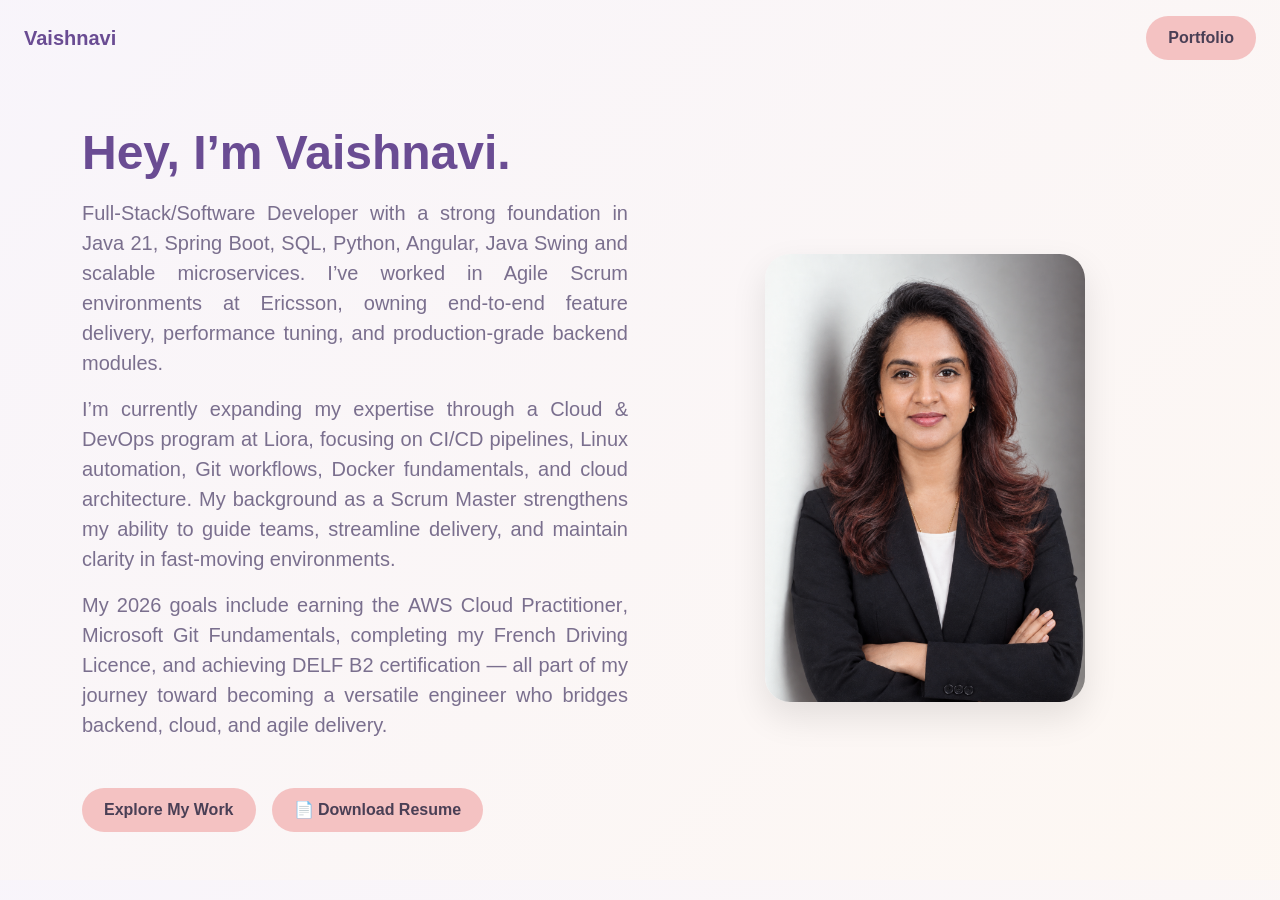
<file: index.html>
<!DOCTYPE html>
<html lang="en">
<head>
    <meta charset="UTF-8">
    <meta name="viewport" content="width=device-width, initial-scale=1.0">
    <title>Vaishnavi | Full-Stack/Software Developer</title>

    <link href="https://cdn.jsdelivr.net/npm/bootstrap@5.3.3/dist/css/bootstrap.min.css" rel="stylesheet">
    <link rel="stylesheet" href="style.css">
</head>

<body class="premium-bg">

    <!-- Background Carousel -->
    <div id="bgCarousel" class="carousel slide carousel-fade bg-carousel" data-bs-ride="carousel">
        <div class="carousel-inner">
            <div class="carousel-item active bg1"></div>
            <div class="carousel-item bg2"></div>
            <div class="carousel-item bg3"></div>
        </div>
    </div>

    <!-- NAVBAR -->
    <nav class="navbar navbar-light bg-transparent px-4 py-3 fade-in">
        <a class="navbar-brand fw-bold premium-title" href="#">Vaishnavi</a>
        <div class="ms-auto">
            <a href="portfolio.html" class="btn premium-btn">Portfolio</a>
        </div>
    </nav>

    <!-- HERO -->
   <section class="container py-5 fade-in-delayed">
    <div class="row align-items-center">

        <div class="col-md-6">
            <h1 class="display-5 fw-bold premium-title">Hey, I’m Vaishnavi.</h1>
            <p class="lead premium-text mt-3 justify-text">
                Full-Stack/Software Developer with a strong foundation in <strong>Java 21, Spring Boot, SQL, Python,
                Angular, Java Swing</strong> and scalable microservices. I’ve worked in Agile Scrum environments at Ericsson, owning 
                end‑to‑end feature delivery, performance tuning, and production‑grade backend modules.
            </p>

            <p class="lead premium-text mt-3 justify-text">
                I’m currently expanding my expertise through a <strong>Cloud & DevOps program at Liora</strong>, 
                focusing on CI/CD pipelines, Linux automation, Git workflows, Docker fundamentals, and cloud 
                architecture. My background as a <strong>Scrum Master</strong> strengthens my ability to guide 
                teams, streamline delivery, and maintain clarity in fast‑moving environments.
            </p>

            <p class="lead premium-text mt-3 justify-text">
                My 2026 goals include earning the <strong>AWS Cloud Practitioner</strong>, 
                <strong>Microsoft Git Fundamentals</strong>, completing my <strong>French Driving Licence</strong>, 
                and achieving <strong>DELF B2</strong> certification — all part of my journey toward becoming a 
                versatile engineer who bridges backend, cloud, and agile delivery.
            </p>

        <div class="d-flex gap-3 mt-5">
            <a href="portfolio.html" class="btn premium-btn">Explore My Work</a>
            <a href="assets/Vaishnavi_A_Software Development Engineer.pdf" class="btn premium-btn" download>
            📄 Download Resume
            </a>
        </div>


        </div>

        <div class="col-md-6 text-center">
            <img src="assets/MyPhoto.png" class="hero-photo-premium" alt="Vaishnavi">
        </div>

    </div>
</section>

    <script src="https://cdn.jsdelivr.net/npm/bootstrap@5.3.3/dist/js/bootstrap.bundle.min.js"></script>
</body>
</html>
</file>
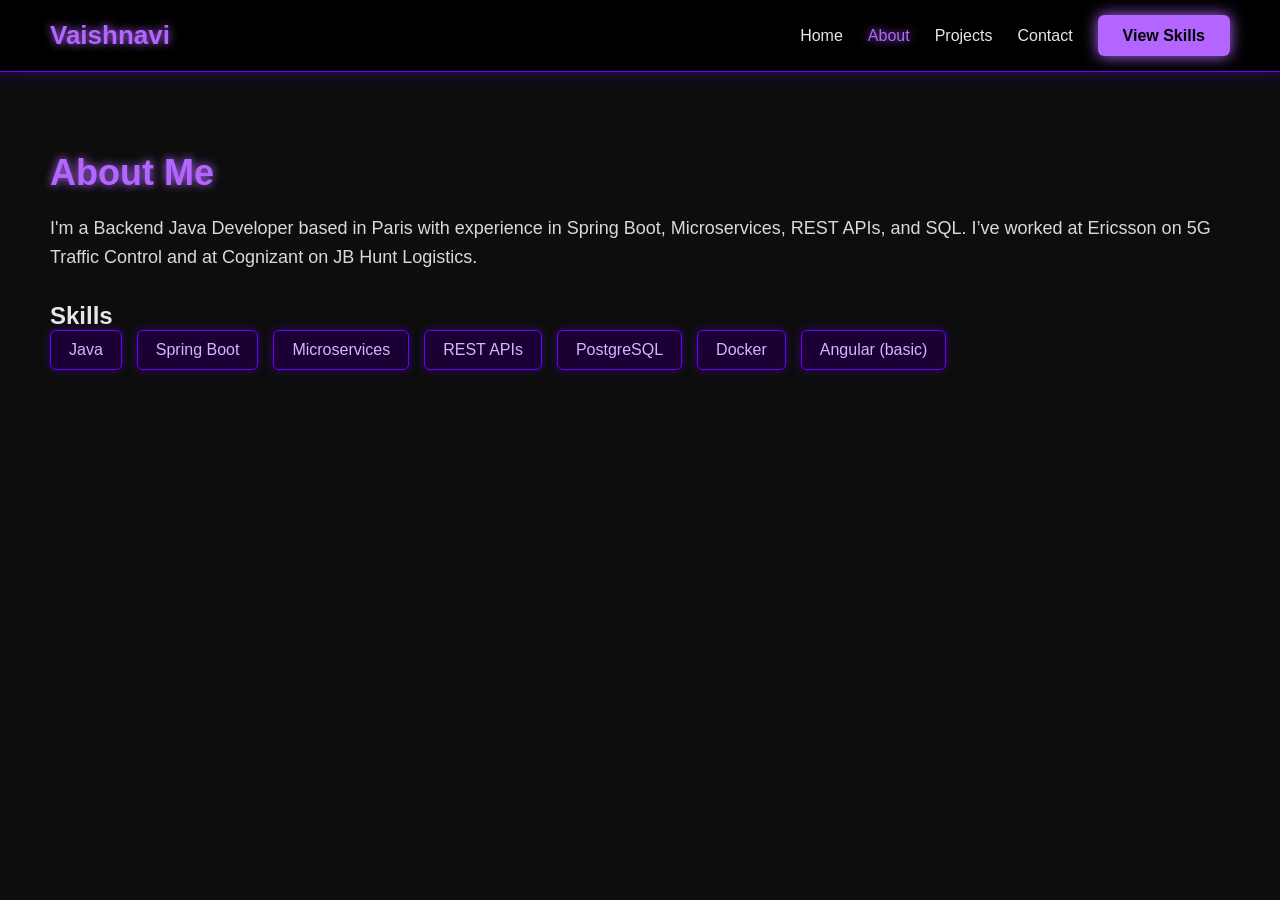
<file: about.html>
<!DOCTYPE html>
<html lang="en">
<head>
    <meta charset="UTF-8">
    <title>About Me | Vaishnavi</title>
    <link rel="stylesheet" href="assets/css/style.css">
</head>

<body>
    <nav>
        <h2 class="logo">Vaishnavi</h2>
        <ul>
            <li><a href="index.html">Home</a></li>
            <li><a class="active" href="about.html">About</a></li>
            <li><a href="projects.html">Projects</a></li>
            <li><a href="contact.html">Contact</a></li>
            <li><a href="#skills" class="btn">View Skills</a>
</li>
        </ul>
    </nav>

    <section class="about">
        <h1>About Me</h1>
        <p>
            I'm a Backend Java Developer based in Paris with experience in 
            Spring Boot, Microservices, REST APIs, and SQL. I’ve worked at 
            Ericsson on 5G Traffic Control and at Cognizant on JB Hunt Logistics.
        </p>

        <h2>Skills</h2>
        <ul class="skills">
            <li>Java</li>
            <li>Spring Boot</li>
            <li>Microservices</li>
            <li>REST APIs</li>
            <li>PostgreSQL</li>
            <li>Docker</li>
            <li>Angular (basic)</li>
        </ul>
    </section>

</body>
</html>
</file>
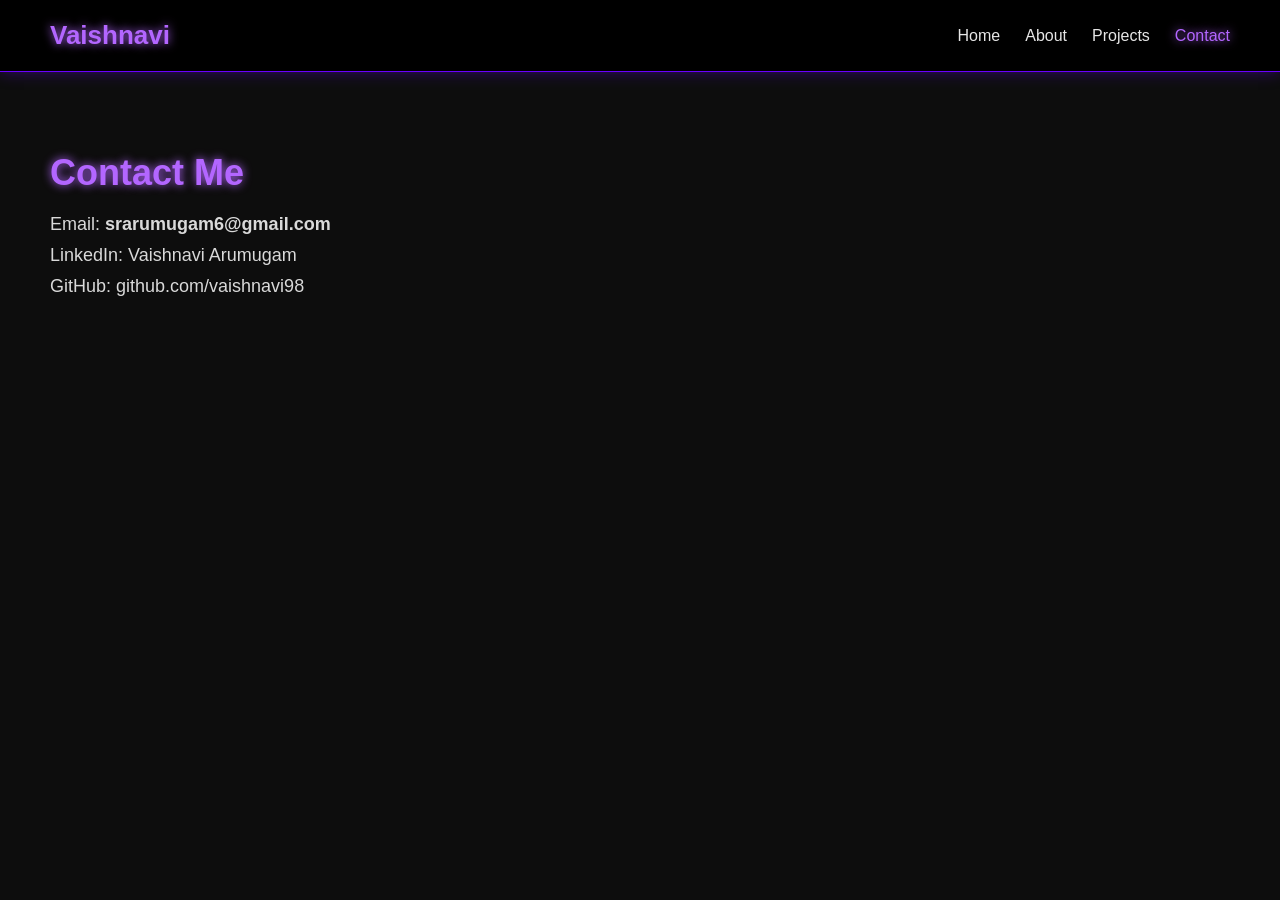
<file: contact.html>
<!DOCTYPE html>
<html lang="en">
<head>
    <meta charset="UTF-8">
    <title>Contact | Vaishnavi</title>
    <link rel="stylesheet" href="assets/css/style.css">
</head>

<body>
    <nav>
        <h2 class="logo">Vaishnavi</h2>
        <ul>
            <li><a href="index.html">Home</a></li>
            <li><a href="about.html">About</a></li>
            <li><a href="projects.html">Projects</a></li>
            <li><a class="active" href="contact.html">Contact</a></li>
        </ul>
    </nav>

    <section class="contact">
        <h1>Contact Me</h1>
        <p>Email: <strong>srarumugam6@gmail.com</strong></p>
        <p>LinkedIn: Vaishnavi Arumugam</p>
        <p>GitHub: github.com/vaishnavi98</p>
    </section>
</body>
</html>
</file>
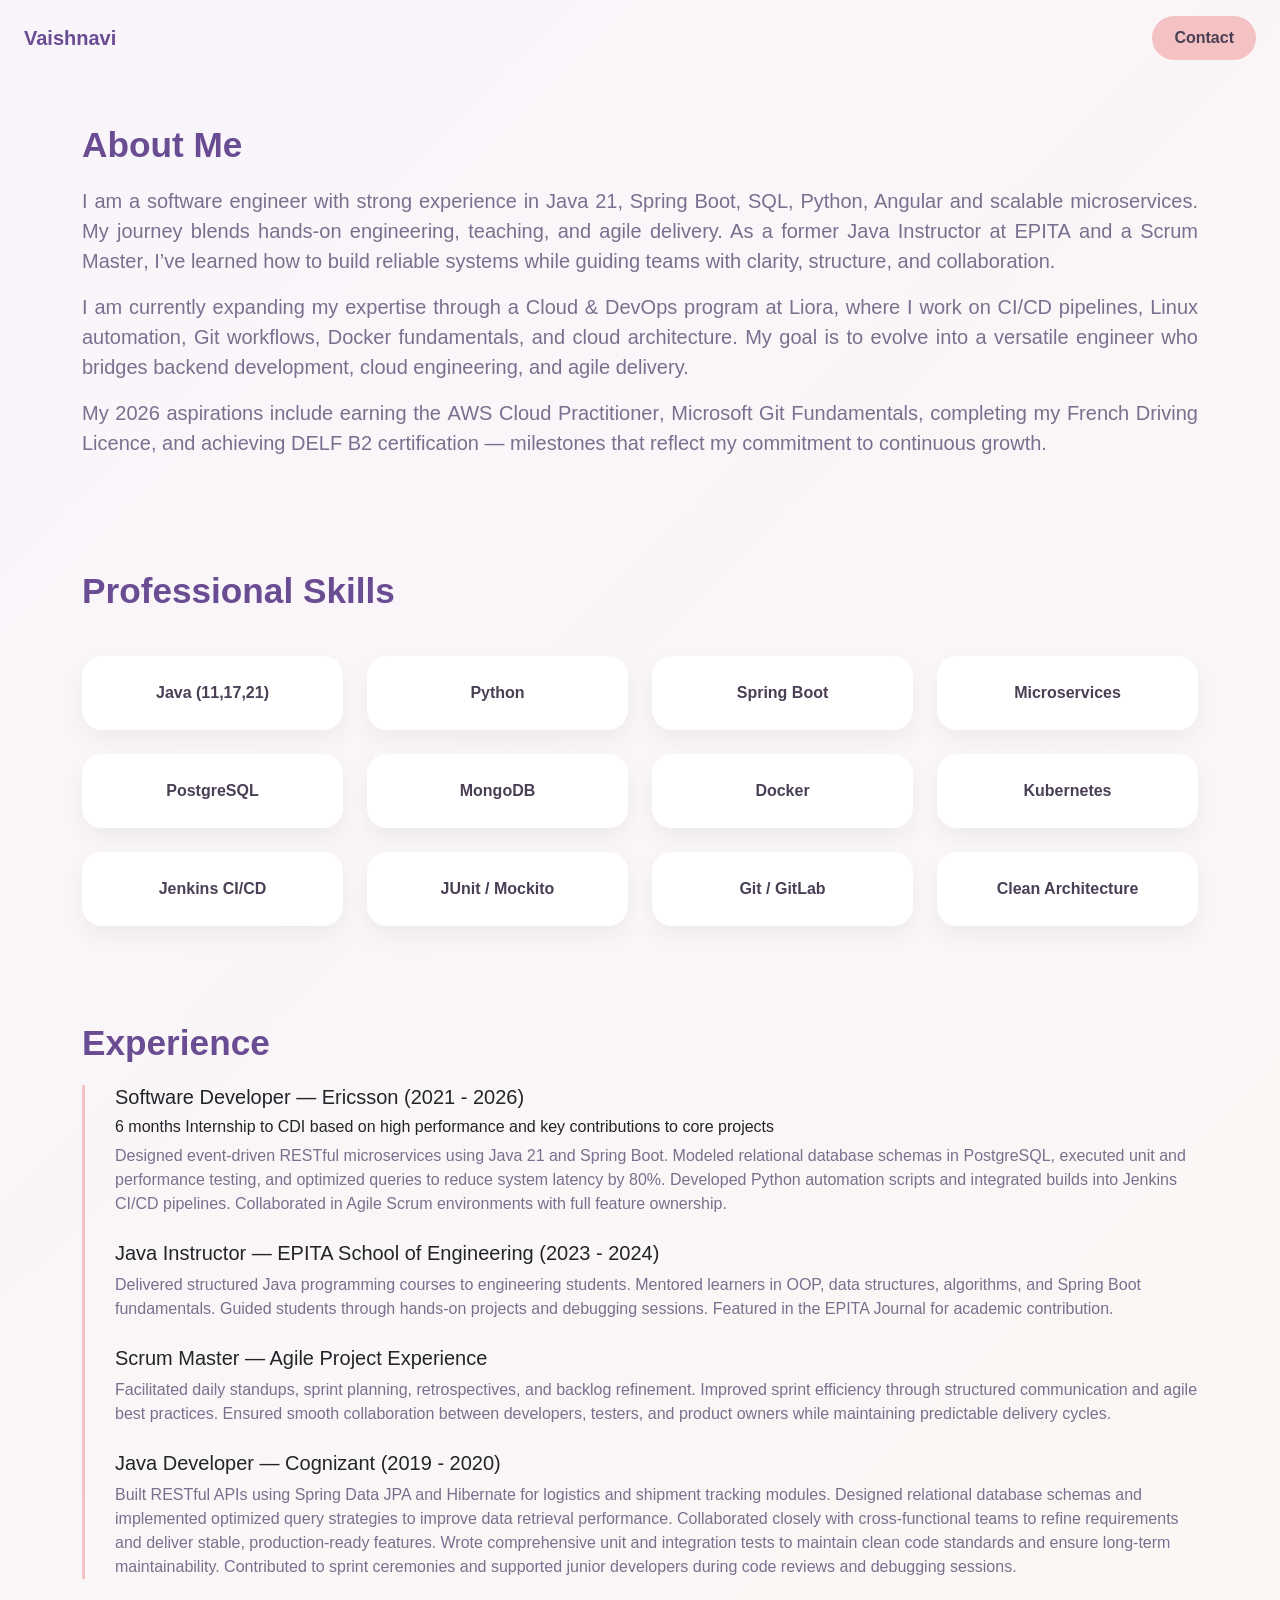
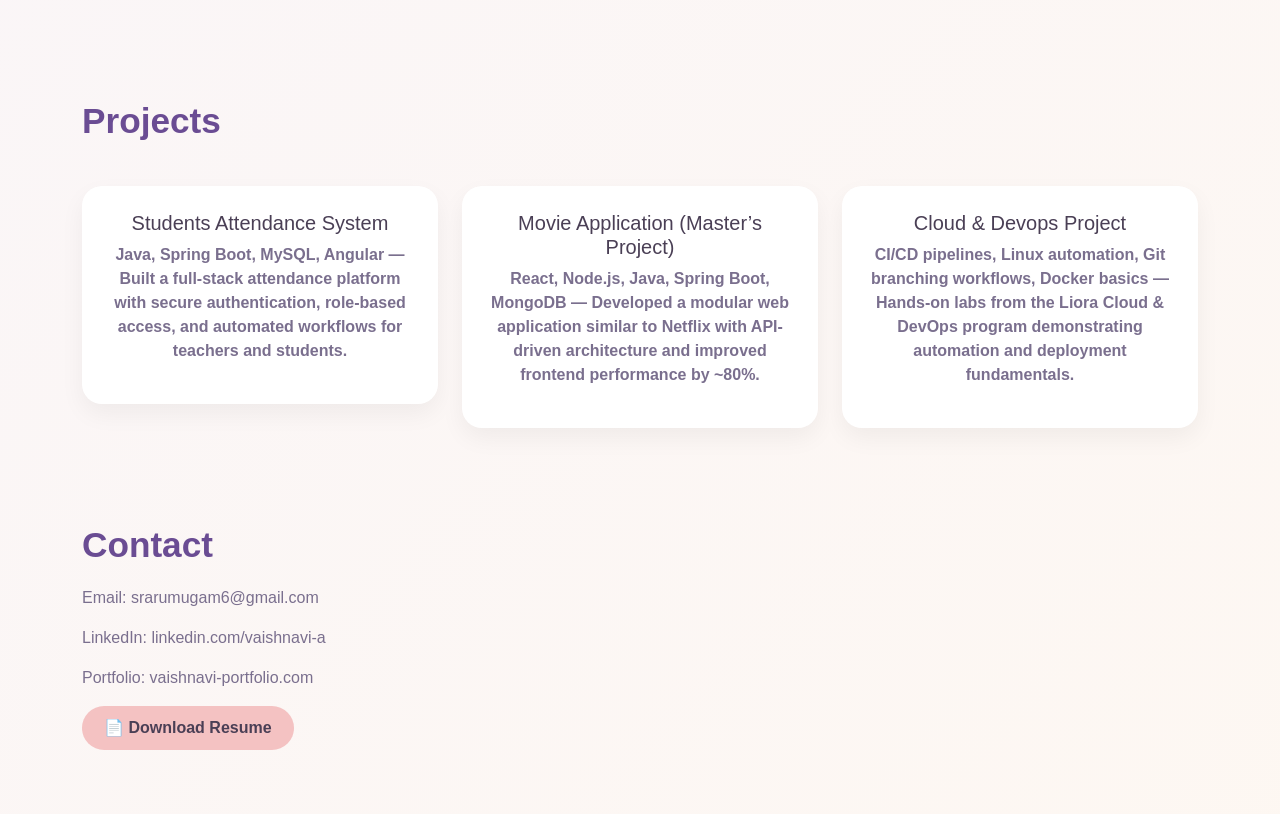
<file: portfolio.html>
<!DOCTYPE html>
<html lang="en">
<head>
    <meta charset="UTF-8">
    <meta name="viewport" content="width=device-width, initial-scale=1.0">
    <title>Vaishnavi | Portfolio</title>

    <link href="https://cdn.jsdelivr.net/npm/bootstrap@5.3.3/dist/css/bootstrap.min.css" rel="stylesheet">
    <link rel="stylesheet" href="style.css">
</head>

<body class="premium-bg">

    <!-- NAVBAR -->
    <nav class="navbar navbar-light bg-transparent px-4 py-3 fade-in">
        <a class="navbar-brand fw-bold premium-title" href="index.html">Vaishnavi</a>
        <div class="ms-auto">
            <a href="#contact" class="btn premium-btn">Contact</a>
        </div>
    </nav>

    <!-- ABOUT -->
    <section class="container py-5 fade-in-delayed">
        <h2 class="section-title-premium">About Me</h2>
        <p class="lead premium-text mt-3 justify-text">
            I am a software engineer with strong experience in <strong>Java 21, Spring Boot, SQL, Python, Angular</strong> 
            and scalable microservices. My journey blends hands-on engineering, teaching, and agile delivery. As a 
            former <strong>Java Instructor at EPITA</strong> and a <strong>Scrum Master</strong>, I’ve learned how to build 
            reliable systems while guiding teams with clarity, structure, and collaboration.
        </p>

        <p class="lead premium-text mt-3 justify-text">
            I am currently expanding my expertise through a <strong>Cloud & DevOps program at Liora</strong>, where I work 
            on CI/CD pipelines, Linux automation, Git workflows, Docker fundamentals, and cloud architecture. My goal is 
            to evolve into a versatile engineer who bridges backend development, cloud engineering, and agile delivery.
        </p>

        <p class="lead premium-text mt-3 justify-text">
            My 2026 aspirations include earning the <strong>AWS Cloud Practitioner</strong>, 
            <strong>Microsoft Git Fundamentals</strong>, completing my <strong>French Driving Licence</strong>, and achieving 
            <strong>DELF B2</strong> certification — milestones that reflect my commitment to continuous growth.
        </p>
    </section>

    <!-- SKILLS -->
    <section class="container py-5 fade-in-delayed">
        <h2 class="section-title-premium">Professional Skills</h2>

        <div class="row g-4 mt-3">
            <div class="col-md-3"><div class="premium-card">Java (11,17,21)</div></div>
            <div class="col-md-3"><div class="premium-card">Python</div></div>
            <div class="col-md-3"><div class="premium-card">Spring Boot</div></div>
            <div class="col-md-3"><div class="premium-card">Microservices</div></div>
            <div class="col-md-3"><div class="premium-card">PostgreSQL</div></div>
            <div class="col-md-3"><div class="premium-card">MongoDB</div></div>
            <div class="col-md-3"><div class="premium-card">Docker</div></div>
            <div class="col-md-3"><div class="premium-card">Kubernetes</div></div>
            <div class="col-md-3"><div class="premium-card">Jenkins CI/CD</div></div>
            <div class="col-md-3"><div class="premium-card">JUnit / Mockito</div></div>
            <div class="col-md-3"><div class="premium-card">Git / GitLab</div></div>
            <div class="col-md-3"><div class="premium-card">Clean Architecture</div></div>
        </div>
    </section>

    <!-- EXPERIENCE -->
    <section class="container py-5 fade-in-delayed">
        <h2 class="section-title-premium">Experience</h2>

        <div class="premium-timeline">

            <div class="timeline-item-premium">
                <h5>Software Developer — Ericsson (2021 - 2026)</h5>
                <h6>6 months Internship to CDI based on high performance and key contributions to core projects</h6>
                <p class="premium-text">
                    Designed event-driven RESTful microservices using Java 21 and Spring Boot. Modeled relational
                    database schemas in PostgreSQL, executed unit and performance testing, and optimized queries to
                    reduce system latency by 80%. Developed Python automation scripts and integrated builds into
                    Jenkins CI/CD pipelines. Collaborated in Agile Scrum environments with full feature ownership.
                </p>
            </div>

            <div class="timeline-item-premium">
                <h5>Java Instructor — EPITA School of Engineering (2023 - 2024)</h5>
                <p class="premium-text">
                    Delivered structured Java programming courses to engineering students. Mentored learners in OOP,
                    data structures, algorithms, and Spring Boot fundamentals. Guided students through hands-on
                    projects and debugging sessions. Featured in the EPITA Journal for academic contribution.
                </p>
            </div>

            <div class="timeline-item-premium">
                <h5>Scrum Master — Agile Project Experience</h5>
                <p class="premium-text">
                    Facilitated daily standups, sprint planning, retrospectives, and backlog refinement. Improved sprint
                    efficiency through structured communication and agile best practices. Ensured smooth collaboration
                    between developers, testers, and product owners while maintaining predictable delivery cycles.
                </p>
            </div>

        <div class="timeline-item-premium">
            <h5>Java Developer — Cognizant (2019 - 2020)</h5>
            <p class="premium-text">
                Built RESTful APIs using Spring Data JPA and Hibernate for logistics and shipment tracking modules. 
                Designed relational database schemas and implemented optimized query strategies to improve data retrieval 
                performance. Collaborated closely with cross-functional teams to refine requirements and deliver stable, 
                production-ready features. Wrote comprehensive unit and integration tests to maintain clean code standards 
                and ensure long-term maintainability. Contributed to sprint ceremonies and supported junior developers 
                during code reviews and debugging sessions.
            </p>
        </div>


        </div>
    </section>

    <!-- PROJECTS -->
    <section class="container py-5 fade-in-delayed">
        <h2 class="section-title-premium">Projects</h2>

        <div class="row g-4 mt-3">
            <div class="col-md-4">
                <div class="premium-card project-card">
                    <h5>Students Attendance System</h5>
                    <p class="premium-text">
                        Java, Spring Boot, MySQL, Angular — Built a full-stack attendance platform with secure
                        authentication, role-based access, and automated workflows for teachers and students.
                    </p>
                </div>
            </div>

            <div class="col-md-4">
                <div class="premium-card project-card">
                    <h5>Movie Application (Master’s Project)</h5>
                    <p class="premium-text">
                        React, Node.js, Java, Spring Boot, MongoDB — Developed a modular web application similar to 
                        Netflix with API-driven architecture and improved frontend performance by ~80%.
                    </p>
                </div>
            </div>

            <div class="col-md-4">
                <div class="premium-card project-card">
                    <h5>Cloud & Devops Project</h5>
                    <p class="premium-text">
                        CI/CD pipelines, Linux automation, Git branching workflows, Docker basics — Hands-on labs from 
                        the Liora Cloud & DevOps program demonstrating automation and deployment fundamentals.
                    </p>
                </div>
            </div>
        </div>
    </section>

    <!-- CONTACT -->
    <section id="contact" class="container py-5 fade-in-delayed">
        <h2 class="section-title-premium">Contact</h2>
        <p class="premium-text">Email: srarumugam6@gmail.com</p>
        <p class="premium-text">LinkedIn: linkedin.com/vaishnavi-a</p>
        <p class="premium-text">Portfolio: vaishnavi-portfolio.com</p>
        <p class="premium-text">
        <a href="assets/Vaishnavi_A_Software Development Engineer.pdf" class="btn premium-btn" download>
        📄 Download Resume
        </a>
        </p>

    </section>

</body>
</html>
</file>
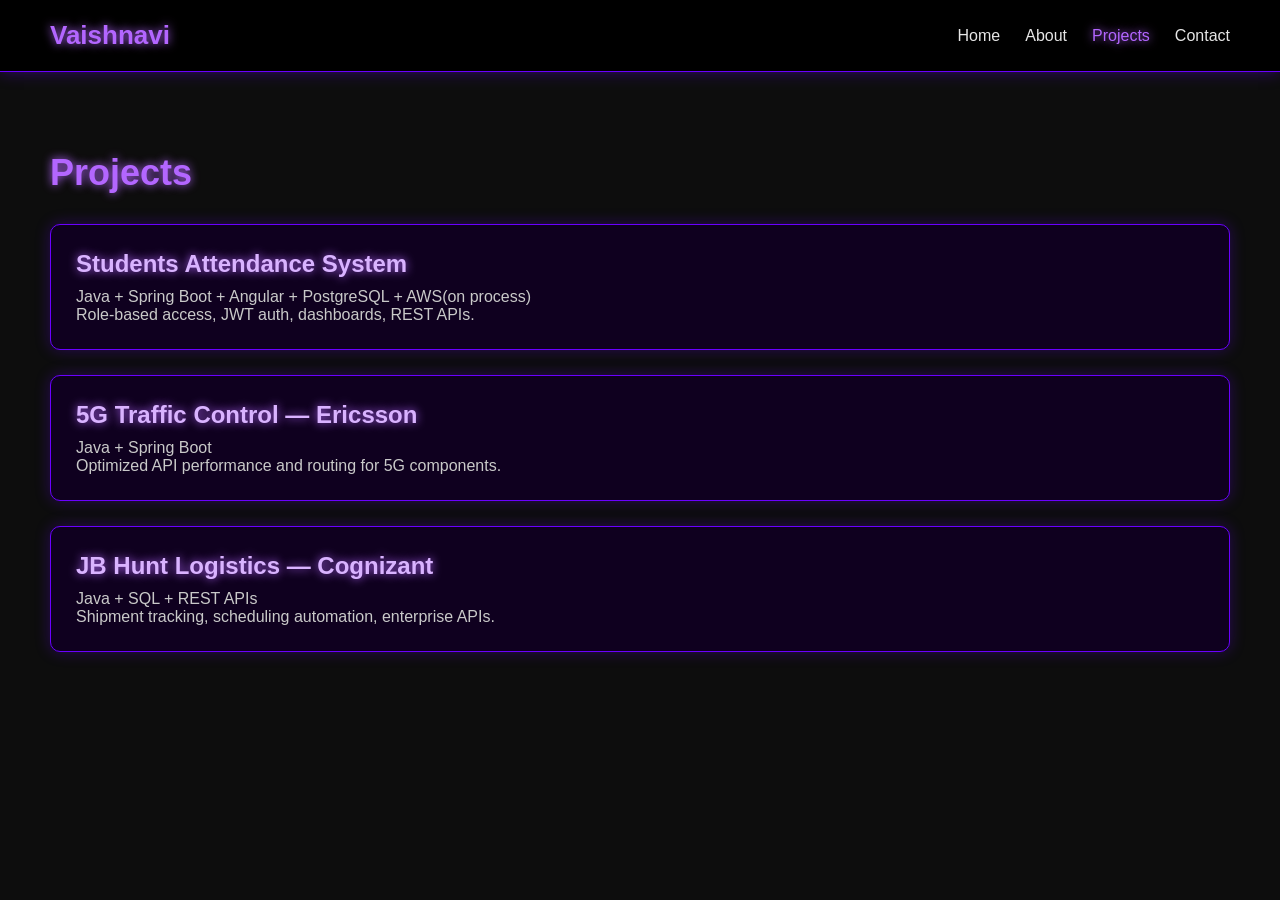
<file: projects.html>
<!DOCTYPE html>
<html lang="en">
<head>
    <meta charset="UTF-8">
    <title>Projects | Vaishnavi</title>
    <link rel="stylesheet" href="assets/css/style.css">
</head>

<body>
    <nav>
        <h2 class="logo">Vaishnavi</h2>
        <ul>
            <li><a href="index.html">Home</a></li>
            <li><a href="about.html">About</a></li>
            <li><a class="active" href="projects.html">Projects</a></li>
            <li><a href="contact.html">Contact</a></li>
        </ul>
    </nav>

    <section class="projects">
        <h1>Projects</h1>

        <div class="project-card" id="attendance system">
            <h2>Students Attendance System</h2>
            <p>Java + Spring Boot + Angular + PostgreSQL + AWS(on process)</p>
            <p>Role-based access, JWT auth, dashboards, REST APIs.</p>
        </div>

        <div class="project-card" id="ericsson">
            <h2>5G Traffic Control — Ericsson</h2>
            <p>Java + Spring Boot</p>
            <p>Optimized API performance and routing for 5G components.</p>
        </div>

        <div class="project-card" id="cognizant">
            <h2>JB Hunt Logistics — Cognizant</h2>
            <p>Java + SQL + REST APIs</p>
            <p>Shipment tracking, scheduling automation, enterprise APIs.</p>
        </div>
    </section>
</body>
</html>
</file>
<file: style.css>
html {
    scroll-behavior: smooth;
}

body {
    font-family: 'Poppins', sans-serif;
}

/* Soft gradient background */
.premium-bg {
    background: linear-gradient(135deg, rgba(247,243,250,0.85), rgba(253,246,240,0.85));
}

/* Background carousel */
.bg-carousel {
    position: fixed;
    top: 0;
    left: 0;
    width: 100%;
    height: 100%;
    z-index: -1;
}

.bg1 { background: url('assets/bg1.jpg') center/cover no-repeat; }
.bg2 { background: url('assets/bg2.jpg') center/cover no-repeat; }
.bg3 { background: url('assets/bg3.jpg') center/cover no-repeat; }

/* Premium typography */
.premium-title {
    color: #6a4c93;
}

.premium-text {
    color: #7a6f8e;
}

/* Premium CTA button */
.premium-btn {
    background-color: #f4c2c2;
    color: #4a3f55;
    border-radius: 25px;
    padding: 10px 22px;
    font-weight: 600;
    border: none;
    transition: all 0.3s ease;
}

.premium-btn:hover {
    background-color: #f0b1b1;
    transform: translateY(-3px);
}

/* Hero photo */
.hero-photo-premium {
    width: 320px;
    border-radius: 25px;
    box-shadow: 0 15px 35px rgba(0,0,0,0.1);
}

/* Section titles */
.section-title-premium {
    font-size: 2.2rem;
    font-weight: 600;
    color: #6a4c93;
    margin-bottom: 20px;
}

/* Premium cards */
.premium-card {
    background: #ffffff;
    padding: 25px;
    border-radius: 20px;
    box-shadow: 0 10px 25px rgba(0,0,0,0.05);
    text-align: center;
    font-weight: 600;
    color: #4a3f55;
    transition: all 0.3s ease;
}

.premium-card:hover {
    transform: translateY(-5px);
    box-shadow: 0 15px 35px rgba(0,0,0,0.1);
}

/* Timeline */
.premium-timeline {
    border-left: 3px solid #f4c2c2;
    padding-left: 20px;
}

.timeline-item-premium {
    margin-bottom: 25px;
    padding-left: 10px;
}

/* Fade-in animations */
.fade-in {
    animation: fadeIn 1s ease forwards;
    opacity: 0;
}

.fade-in-delayed {
    animation: fadeIn 1.5s ease forwards;
    opacity: 0;
}

.justify-text {
    text-align: justify;
    text-justify: inter-word;
}

@keyframes fadeIn {
    to { opacity: 1; }
}
</file>
<file: assets/css/style.css>
/* ------------------------------
   GLOBAL STYLES
------------------------------ */

* {
    margin: 0;
    padding: 0;
    box-sizing: border-box;
    font-family: "Poppins", sans-serif;
}

body {
    background: #0d0d0d;
    color: #e6e6e6;
}

/* ------------------------------
   NAVBAR
------------------------------ */

nav {
    width: 100%;
    padding: 20px 50px;
    display: flex;
    justify-content: space-between;
    align-items: center;
    background: #000;
    border-bottom: 1px solid #6a00ff;
    box-shadow: 0 0 15px rgba(106, 0, 255, 0.4);
}

nav .logo {
    font-size: 26px;
    font-weight: 600;
    color: #b366ff;
    text-shadow: 0 0 10px #b366ff;
}

nav ul {
    display: flex;
    list-style: none;
    gap: 25px;
}

nav ul li a {
    color: #e6e6e6;
    text-decoration: none;
    font-size: 16px;
    transition: 0.3s;
}

nav ul li a:hover,
nav ul li a.active {
    color: #b366ff;
    text-shadow: 0 0 10px #b366ff;
}

/* ------------------------------
   HERO SECTION
------------------------------ */

.hero {
    text-align: center;
    padding: 120px 20px;
    background: linear-gradient(180deg, #000, #1a0033);
    color: white;
}

.hero h1 {
    font-size: 48px;
    margin-bottom: 10px;
    text-shadow: 0 0 15px #b366ff;
}

.hero h2 {
    font-size: 28px;
    margin-bottom: 15px;
    color: #d9b3ff;
}

.hero p {
    font-size: 18px;
    margin-bottom: 30px;
    color: #c9c9c9;
}

.buttons {
    display: flex;
    justify-content: center;
    gap: 20px;
}

.btn {
    background: #b366ff;
    color: #000;
    padding: 12px 25px;
    border-radius: 6px;
    text-decoration: none;
    font-weight: 600;
    transition: 0.3s;
    box-shadow: 0 0 15px #b366ff;
}

.btn:hover {
    background: #d9b3ff;
    box-shadow: 0 0 25px #d9b3ff;
}

.btn-outline {
    border: 2px solid #b366ff;
    padding: 10px 25px;
    border-radius: 6px;
    text-decoration: none;
    color: #b366ff;
    font-weight: 600;
    transition: 0.3s;
}

.btn-outline:hover {
    background: #b366ff;
    color: #000;
    box-shadow: 0 0 20px #b366ff;
}

/* ------------------------------
   ABOUT PAGE
------------------------------ */

.about {
    padding: 80px 50px;
}

.about h1 {
    font-size: 36px;
    margin-bottom: 20px;
    color: #b366ff;
    text-shadow: 0 0 10px #b366ff;
}

.about p {
    font-size: 18px;
    margin-bottom: 30px;
    line-height: 1.6;
    color: #d9d9d9;
}

.skills {
    list-style: none;
    display: flex;
    flex-wrap: wrap;
    gap: 15px;
}

.skills li {
    background: #1a0033;
    padding: 10px 18px;
    border-radius: 6px;
    font-weight: 500;
    color: #d9b3ff;
    border: 1px solid #6a00ff;
    box-shadow: 0 0 10px rgba(106, 0, 255, 0.4);
}

/* ------------------------------
   PROJECTS PAGE
------------------------------ */

.projects {
    padding: 80px 50px;
}

.projects h1 {
    font-size: 36px;
    margin-bottom: 30px;
    color: #b366ff;
    text-shadow: 0 0 10px #b366ff;
}

.project-card {
    background: #0f001f;
    padding: 25px;
    border-radius: 10px;
    margin-bottom: 25px;
    border: 1px solid #6a00ff;
    box-shadow: 0 0 15px rgba(106, 0, 255, 0.3);
    transition: 0.3s;
}

.project-card:hover {
    transform: translateY(-5px);
    box-shadow: 0 0 25px rgba(179, 102, 255, 0.6);
}

.project-card h2 {
    color: #d9b3ff;
    margin-bottom: 10px;
    text-shadow: 0 0 10px #b366ff;
}

.project-card p {
    color: #c9c9c9;
}

/* ------------------------------
   CONTACT PAGE
------------------------------ */

.contact {
    padding: 80px 50px;
}

.contact h1 {
    font-size: 36px;
    margin-bottom: 20px;
    color: #b366ff;
    text-shadow: 0 0 10px #b366ff;
}

.contact p {
    font-size: 18px;
    margin-bottom: 10px;
    color: #d9d9d9;
}

/* ------------------------------
   RESPONSIVE
------------------------------ */

@media (max-width: 768px) {
    nav {
        flex-direction: column;
        text-align: center;
        gap: 15px;
    }

    .hero h1 {
        font-size: 36px;
    }

    .hero h2 {
        font-size: 22px;
    }

    .buttons {
        flex-direction: column;
    }
}
</file>
